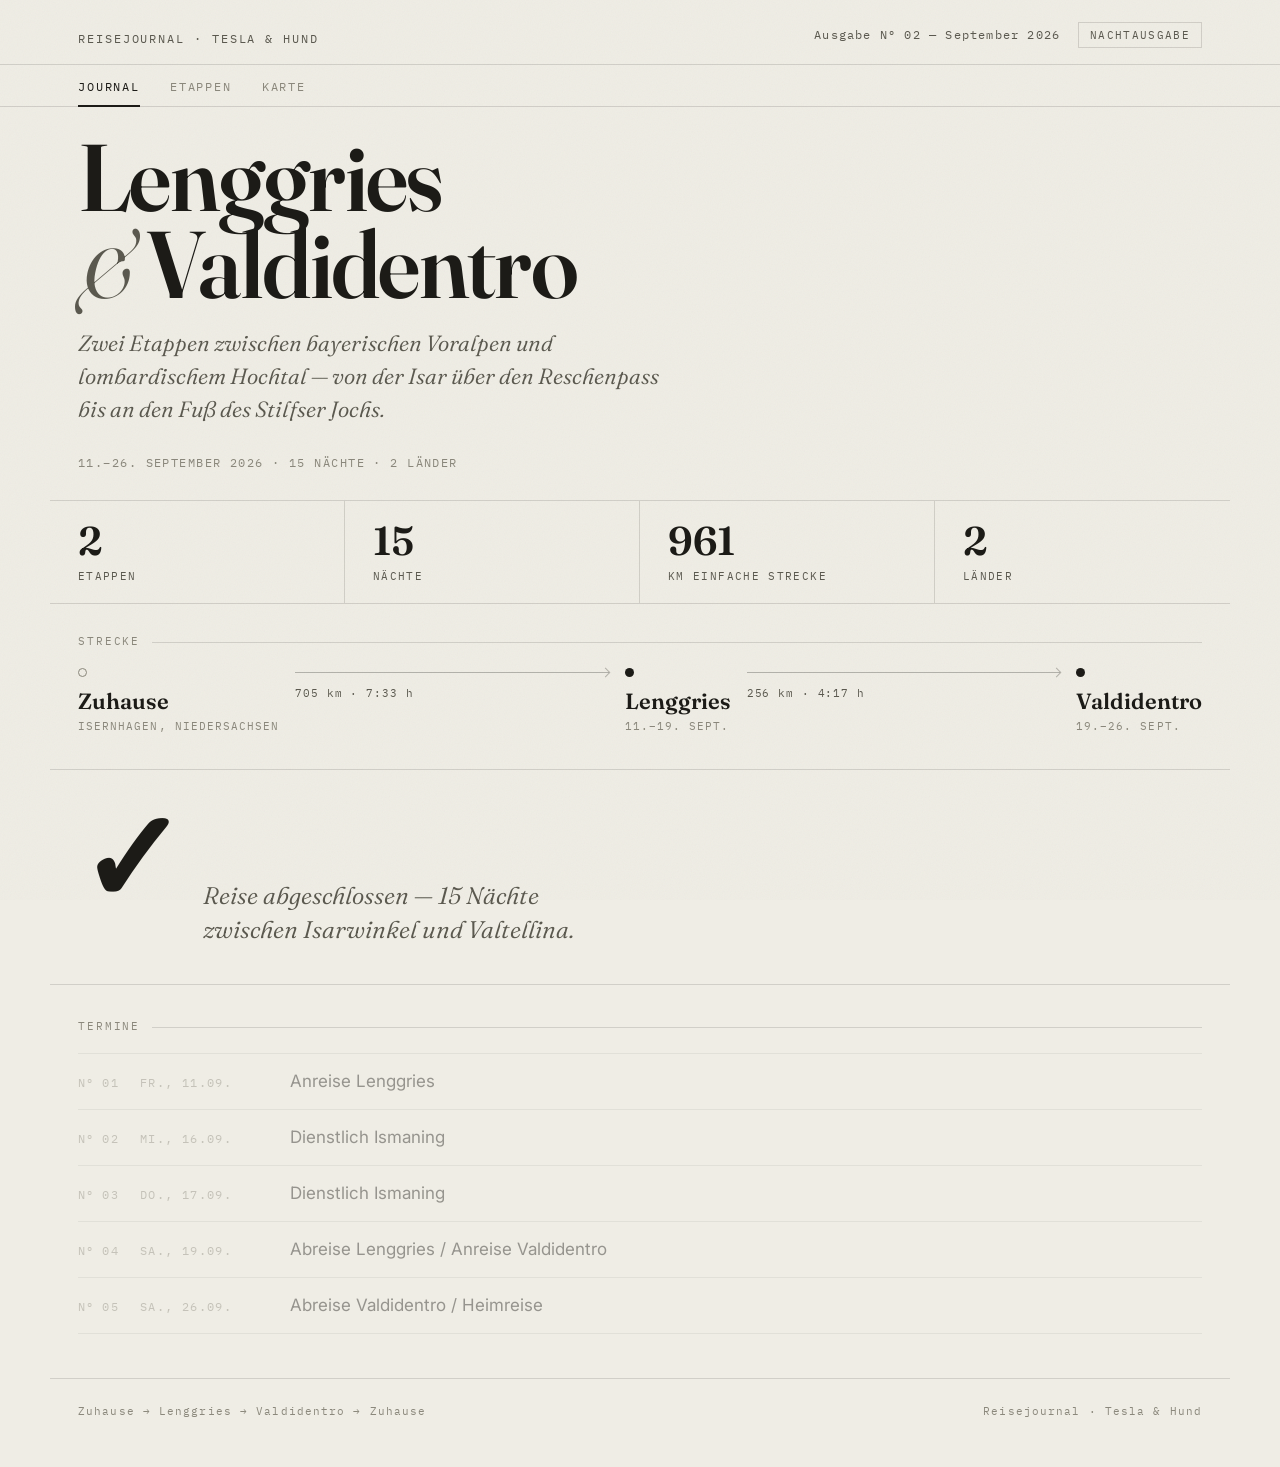
<file: index.html>
<!DOCTYPE html>
<html lang="de">
<head>
<meta charset="UTF-8">
<meta name="viewport" content="width=device-width, initial-scale=1.0, viewport-fit=cover">
<meta name="apple-mobile-web-app-capable" content="yes">
<meta name="apple-mobile-web-app-status-bar-style" content="default">
<!-- Die Seite ist öffentlich per URL erreichbar und enthält Zugangsdaten der
     Unterkunft: keine Beschreibung, keine OG-Tags, keine Indexierung. -->
<meta name="robots" content="noindex, nofollow, noarchive, nosnippet">
<meta name="referrer" content="no-referrer">
<title>Reisejournal 2026</title>
<link rel="preconnect" href="https://fonts.googleapis.com">
<link rel="preconnect" href="https://fonts.gstatic.com" crossorigin>
<link href="https://fonts.googleapis.com/css2?family=Fraunces:ital,opsz,wght@0,9..144,340;0,9..144,480;0,9..144,600;1,9..144,340&family=Inter:wght@400;500;600&family=IBM+Plex+Mono:wght@400;500&display=swap" rel="stylesheet">
<link rel="stylesheet" href="style.css">
</head>
<body>

<!-- ══ MASTHEAD ═══════════════════════════════════════════════════════════ -->
<header class="masthead">
  <div class="masthead-inner">
    <div class="mh-eyebrow rise rise-1" id="mh-eyebrow"></div>
    <div class="mh-right rise rise-1">
      <span class="mh-issue" id="mh-issue"></span>
      <button class="theme-btn" onclick="toggleTheme()" id="theme-btn">Nachtausgabe</button>
    </div>
  </div>
</header>

<!-- ══ RUBRIKEN ═══════════════════════════════════════════════════════════ -->
<nav class="rubriken">
  <div class="rubriken-inner">
    <button class="rub active" onclick="switchTab('journal',this)">Journal</button>
    <button class="rub" onclick="switchTab('etappen',this)">Etappen</button>
    <button class="rub" onclick="switchTab('karte',this)">Karte</button>
  </div>
</nav>

<main class="wrap">

  <!-- ── JOURNAL ──────────────────────────────────────────────────────── -->
  <section class="section active" id="s-journal">
    <div class="opener">
      <h1 class="title rise rise-2" id="title"></h1>
      <div class="standfirst rise rise-3" id="standfirst"></div>
      <div class="dateline rise rise-3" id="dateline"></div>
    </div>

    <div class="stats rise rise-4" id="stats"></div>

    <div class="routeband">
      <div class="section-tag">Strecke</div>
      <div class="route" id="route"></div>
    </div>

    <div id="stand-wrap"></div>
    <div id="wetter-wrap"></div>

    <div class="toc">
      <div class="section-tag">Termine</div>
      <div id="toc-list"></div>
    </div>
  </section>

  <!-- ── ETAPPEN ──────────────────────────────────────────────────────── -->
  <section class="section" id="s-etappen">
    <div id="spreads"></div>
  </section>

  <!-- ── KARTE ────────────────────────────────────────────────────────── -->
  <section class="section" id="s-karte">
    <div class="figure">
      <div class="section-tag">Abbildung</div>
      <div class="figure-frame" id="figure-frame"></div>
      <div class="figcaption">Abb. 1 — Streckenverlauf Lenggries → Valdidentro</div>
    </div>
    <div class="verzeichnis">
      <div class="section-tag">Verzeichnis</div>
      <div id="vz-list"></div>
    </div>
  </section>

  <footer class="colophon">
    <span id="colophon-left"></span>
    <span id="colophon-right"></span>
  </footer>

</main>

<script src="data.js"></script>
<script>
// ═══════════════════════════════════════════════════════════════════════
//  REISEJOURNAL — Alpine Editorial
// ═══════════════════════════════════════════════════════════════════════

// ── Helfer ─────────────────────────────────────────────────────────────
function today() { const d = new Date(); d.setHours(0,0,0,0); return d; }
function daysBetween(a,b) { return Math.round((b-a)/86400000); }
function esc(s) {
  return String(s).replace(/[&<>"']/g, c => (
    {'&':'&amp;','<':'&lt;','>':'&gt;','"':'&quot;',"'":'&#39;'}[c]
  ));
}

function currentEtappe() {
  const d = today();
  return ETAPPEN.find(e => {
    const s = new Date(e.start); s.setHours(0,0,0,0);
    const en = new Date(e.end);  en.setHours(0,0,0,0);
    return d >= s && d < en;
  });
}
function nextEtappe() {
  const d = today();
  return ETAPPEN.find(e => { const s = new Date(e.start); s.setHours(0,0,0,0); return s > d; });
}

// ── Alpenpanorama, gezeichnet ──────────────────────────────────────────
// Kein Foto-Platzhalter, sondern eine eigene Illustration je Etappe.
// Sobald `foto` in data.js gesetzt ist, tritt sie dahinter zurück.
const PANORAMA = {
  pine: {
    sky: ['var(--sky1a)','var(--sky1b)'],
    far: { fill:'var(--r1a)', op: 0.34,
      d:'M0,268 L80,232 L150,258 L230,196 L300,240 L380,182 L460,232 L540,190 L620,238 L700,204 L780,244 L800,236 L800,600 L0,600 Z' },
    ridges: [
      { fill:'var(--r1a)', d:'M0,300 L60,276 L124,296 L190,228 L242,266 L302,214 L362,252 L432,202 L500,246 L562,222 L642,262 L722,234 L800,274 L800,600 L0,600 Z' },
      { fill:'var(--r1b)', d:'M0,368 L82,334 L152,362 L222,304 L302,346 L372,292 L452,334 L522,308 L602,350 L692,320 L762,356 L800,340 L800,600 L0,600 Z' },
      { fill:'var(--r1c)', d:'M0,458 L92,426 L172,454 L252,404 L342,440 L422,398 L522,438 L602,416 L702,450 L800,428 L800,600 L0,600 Z' },
      { fill:'var(--r1d)', d:'M0,548 L120,520 L242,546 L362,512 L482,542 L622,514 L742,544 L800,530 L800,600 L0,600 Z' },
    ],
    sun: { cx: 618, cy: 158, r: 46, fill: '#FBF4E2', op: 0.5 },
    snow: [],
  },
  amber: {
    sky: ['var(--sky2a)','var(--sky2b)'],
    far: { fill:'var(--r2a)', op: 0.30,
      d:'M0,250 L70,196 L130,238 L190,132 L258,196 L330,104 L404,180 L472,124 L546,192 L624,142 L706,208 L774,168 L800,200 L800,600 L0,600 Z' },
    ridges: [
      { fill:'var(--r2a)', d:'M0,300 L70,244 L122,284 L182,176 L250,242 L322,146 L400,224 L470,166 L542,238 L620,188 L702,254 L772,212 L800,248 L800,600 L0,600 Z' },
      { fill:'var(--r2b)', d:'M0,378 L74,330 L146,372 L214,296 L292,352 L364,286 L446,346 L520,300 L598,360 L682,314 L764,368 L800,344 L800,600 L0,600 Z' },
      { fill:'var(--r2c)', d:'M0,458 L96,412 L178,452 L262,394 L346,442 L430,398 L522,446 L610,410 L706,452 L800,424 L800,600 L0,600 Z' },
      { fill:'var(--r2d)', d:'M0,548 L118,516 L238,546 L358,512 L486,544 L618,514 L740,546 L800,530 L800,600 L0,600 Z' },
    ],
    sun: { cx: 178, cy: 132, r: 54, fill: '#FFF1D0', op: 0.62 },
    // Firnfelder auf den höchsten Gipfeln der Ortlergruppe
    snow: [
      'M322,146 L292,192 L354,194 Z',
      'M182,176 L154,220 L212,222 Z',
      'M470,166 L444,206 L498,208 Z',
    ],
  },
};

function panoramaSvg(variant, uid) {
  const p = PANORAMA[variant] || PANORAMA.pine;
  const gid = `sky-${uid}`, sid = `sun-${uid}`;
  // xMidYMax: das Gebirge bleibt in jedem Zuschnitt stehen, gekappt wird der Himmel.
  return `
  <svg class="illu" viewBox="0 0 800 600" preserveAspectRatio="xMidYMax slice" aria-hidden="true" focusable="false">
    <defs>
      <linearGradient id="${gid}" x1="0" y1="0" x2="0" y2="1">
        <stop offset="0%"   stop-color="${p.sky[0]}"/>
        <stop offset="72%"  stop-color="${p.sky[1]}"/>
        <stop offset="100%" stop-color="${p.sky[1]}"/>
      </linearGradient>
      <radialGradient id="${sid}">
        <stop offset="0%"   stop-color="${p.sun.fill}" stop-opacity="${p.sun.op}"/>
        <stop offset="42%"  stop-color="${p.sun.fill}" stop-opacity="${p.sun.op * 0.55}"/>
        <stop offset="100%" stop-color="${p.sun.fill}" stop-opacity="0"/>
      </radialGradient>
    </defs>
    <rect x="-400" y="-600" width="1600" height="1200" fill="url(#${gid})"/>
    <circle cx="${p.sun.cx}" cy="${p.sun.cy}" r="${p.sun.r * 3.4}" fill="url(#${sid})"/>
    <circle cx="${p.sun.cx}" cy="${p.sun.cy}" r="${p.sun.r}" fill="${p.sun.fill}" opacity="${p.sun.op}"/>
    ${p.far ? `<path d="${p.far.d}" fill="${p.far.fill}" opacity="${p.far.op}"/>` : ''}
    ${p.ridges.map((r, i) => `
      <path d="${r.d}" fill="${r.fill}"${
        i > 0 ? ` stroke="#ffffff" stroke-opacity="${0.16 - i * 0.03}" stroke-width="1.5"` : ''
      }/>
      ${/* Firnfelder gehören zum hintersten Grat und werden von den
            vorderen Rücken verdeckt — deshalb direkt danach. */ ''}
      ${i === 0 ? p.snow.map(d => `<path d="${d}" fill="#ffffff" opacity="0.5"/>`).join('') : ''}
    `).join('')}
  </svg>`;
}

// ── Masthead & Aufmacher ───────────────────────────────────────────────
function renderMasthead() {
  document.getElementById('mh-eyebrow').textContent = TRIP.eyebrow;
  document.getElementById('mh-issue').textContent   = TRIP.ausgabe;

  const parts = TRIP.title.split(' & ');
  document.getElementById('title').innerHTML = parts.length === 2
    ? `${esc(parts[0])}<br><span class="amp">&amp;</span> ${esc(parts[1])}`
    : esc(TRIP.title);

  document.getElementById('standfirst').textContent = TRIP.standfirst;
  document.getElementById('dateline').textContent   = TRIP.dateline;

  document.getElementById('colophon-left').textContent =
    `${START.name} → ${ETAPPEN.map(e => e.name).join(' → ')} → ${START.name}`;
  document.getElementById('colophon-right').textContent = TRIP.eyebrow;
}

// ── Kennzahlen ─────────────────────────────────────────────────────────
function renderStats() {
  const naechte  = ETAPPEN.reduce((s,e) => s + e.naechte, 0);
  const gefahren = ETAPPEN.reduce((s,e) => s + (parseInt(e.km,10) || 0), 0);

  const cells = [
    { val: ETAPPEN.length, lbl: 'Etappen' },
    { val: naechte,        lbl: 'Nächte' },
    { val: gefahren,       lbl: 'km einfache Strecke' },
    { val: 2,              lbl: 'Länder' },
  ];

  document.getElementById('stats').innerHTML = cells.map(c => `
    <div class="stat">
      <div class="stat-val">${esc(c.val)}</div>
      <div class="stat-lbl">${esc(c.lbl)}</div>
    </div>`).join('');
}

// ── Streckenband ───────────────────────────────────────────────────────
function renderRoute() {
  const cur = currentEtappe();
  const stops = [
    { name: START.name, sub: START.region, cls: 'is-start' },
    ...ETAPPEN.map(e => ({ name: e.name, sub: e.datesShort, cls: e.color, leg: e }))
  ];

  let html = '';
  stops.forEach((s, i) => {
    if (i > 0) {
      const e = s.leg;
      const val = e.km ? `${e.km} km · ${e.dauer}` : '—';
      html += `<div class="route-leg">
        <div class="leg-line"></div>
        <div class="leg-val">${esc(val)}</div>
      </div>`;
    }
    html += `<div class="route-stop ${s.cls}${cur && s.leg === cur ? ' current' : ''}">
      <div class="r-dot"></div>
      <div class="r-name">${esc(s.name)}</div>
      <div class="r-sub">${esc(s.sub)}</div>
    </div>`;
  });
  document.getElementById('route').innerHTML = html;
}

// ── Auszug: Countdown, laufende Reise, Rückblick ───────────────────────
function renderStand() {
  const wrap = document.getElementById('stand-wrap');
  const d = today();
  const cur = currentEtappe();
  const nxt = nextEtappe();

  if (d < TRIP.start) {
    wrap.innerHTML = `
      <div class="pullout">
        <div class="pullout-num">${daysBetween(d, TRIP.start)}</div>
        <div class="pullout-txt">Tage bis zur Abfahrt — am 11. September geht es über die A7 nach Süden.</div>
      </div>`;
    return;
  }

  if (d >= TRIP.end) {
    const naechte = ETAPPEN.reduce((s,e) => s + e.naechte, 0);
    wrap.innerHTML = `
      <div class="pullout">
        <div class="pullout-num">✓</div>
        <div class="pullout-txt">Reise abgeschlossen — ${naechte} Nächte zwischen Isarwinkel und Valtellina.</div>
      </div>`;
    return;
  }

  if (!cur) { wrap.innerHTML = ''; return; }

  const nacht = daysBetween(cur.start, d) + 1;
  const offen = daysBetween(d, cur.end);
  wrap.innerHTML = `
    <div class="now ${cur.color}-accent">
      <div class="section-tag">Heute · Tag ${daysBetween(TRIP.start, d)+1}</div>
      <div class="now-name">${esc(cur.name)}</div>
      <div class="info-region">${esc(cur.region)}</div>
      <div class="now-grid">
        <div class="fact"><div class="fact-lbl">Unterkunft</div><div class="fact-val">${esc(cur.unterkunft)}</div></div>
        <div class="fact"><div class="fact-lbl">Nacht</div><div class="fact-val">${nacht} von ${cur.naechte}</div></div>
        <div class="fact"><div class="fact-lbl">Morgen</div><div class="fact-val">${
          offen > 0 ? `noch ${offen} Nacht${offen > 1 ? 'e' : ''}` : `Abreise → ${nxt ? esc(nxt.name) : 'Heimreise'}`
        }</div></div>
      </div>
    </div>`;
}

// ── Wetterbericht ──────────────────────────────────────────────────────
async function renderWetter() {
  const wrap = document.getElementById('wetter-wrap');
  const cur = currentEtappe();
  if (!wrap || !cur) return;

  try {
    const res = await fetch(
      `https://api.open-meteo.com/v1/forecast?latitude=${cur.lat}&longitude=${cur.lng}` +
      `&current=temperature_2m,weathercode,windspeed_10m,precipitation` +
      `&daily=temperature_2m_max,temperature_2m_min,weathercode` +
      `&timezone=Europe/Berlin&forecast_days=3`
    );
    const data = await res.json();
    const c = data.current, dd = data.daily;

    const wort = code => {
      if (code === 0) return 'Klar';
      if (code <= 3)  return 'Bewölkt';
      if (code <= 48) return 'Nebel';
      if (code <= 67) return 'Regen';
      if (code <= 77) return 'Schnee';
      if (code <= 82) return 'Schauer';
      return 'Gewitter';
    };
    const tage = ['So','Mo','Di','Mi','Do','Fr','Sa'];

    wrap.innerHTML = `
      <div class="wetter">
        <div class="section-tag">Wetterbericht · ${esc(cur.name)}</div>
        <div class="wetter-now">
          <div class="wetter-temp">${Math.round(c.temperature_2m)}°</div>
          <div>
            <div style="font-size:16px;">${wort(c.weathercode)}</div>
            <div class="mono" style="margin-top:4px;">Wind ${Math.round(c.windspeed_10m)} km/h · Niederschlag ${c.precipitation} mm</div>
          </div>
        </div>
        <div class="wetter-days">
          ${[0,1,2].map(i => {
            const date = new Date(dd.time[i]);
            return `<div class="wetter-day">
              <div class="mono">${tage[date.getDay()]}</div>
              <div class="wetter-hi">${Math.round(dd.temperature_2m_max[i])}°</div>
              <div class="wetter-lo">${Math.round(dd.temperature_2m_min[i])}° · ${wort(dd.weathercode[i])}</div>
            </div>`;
          }).join('')}
        </div>
      </div>`;
  } catch (e) {
    // Wetter ist Beiwerk — bei Netzfehler bleibt die Sektion leer.
  }
}

// ── Termine als Inhaltsverzeichnis ─────────────────────────────────────
function renderToc() {
  const d = today();
  const sorted = [...KALENDER].sort((a,b) => a.date - b.date);
  const nextIdx = sorted.findIndex(k => k.date >= d);

  document.getElementById('toc-list').innerHTML = sorted.map((k, i) => `
    <div class="toc-row ${k.date < d ? 'past' : ''} ${i === nextIdx ? 'next' : ''}">
      <div class="toc-num">Nº ${String(i+1).padStart(2,'0')}</div>
      <div class="toc-date">${esc(k.datum)}</div>
      <div class="toc-label">${esc(k.label)}</div>
    </div>`).join('');
}

// ── Etappen-Spreads ────────────────────────────────────────────────────
function highlightsHtml(id) {
  const h = HIGHLIGHTS[id];
  if (!h) return '';

  const gruppen = [
    { key: 'wandern',     lbl: 'Zu Fuß ab der Haustür' },
    { key: 'restaurants', lbl: 'Tisch & Einkehr' },
    { key: 'besonderes',  lbl: 'Besonderes' },
  ].filter(g => Array.isArray(h[g.key]) && h[g.key].length);

  if (!gruppen.length) return '';

  return `<div class="hl">` + gruppen.map(g => `
    <div class="hl-group">
      <div class="hl-lbl">${g.lbl}</div>
      ${h[g.key].map((item, i) => `
        <div class="hl-item">
          <div class="hl-marker">${String(i+1).padStart(2,'0')}</div>
          <div>
            <div class="hl-name">${esc(item.name)}</div>
            ${item.info ? `<div class="hl-info">${esc(item.info)}</div>` : ''}
          </div>
        </div>`).join('')}
    </div>`).join('') + `</div>`;
}

function renderSpreads() {
  document.getElementById('spreads').innerHTML = ETAPPEN.map((e, i) => {
    const bild = e.foto
      ? `<img class="shot" src="${esc(e.foto)}" alt="${esc(e.name)}">`
      : panoramaSvg(e.color, e.id);
    const caption = e.foto ? (e.fotoCredit || e.name) : e.illuCaption;

    const facts = [
      { lbl: 'Unterkunft', val: esc(e.unterkunft) },
      { lbl: 'Nächte',     val: e.naechte },
      { lbl: 'Adresse',    val: esc(e.adresse), wide: true },
      { lbl: 'Check-in',   val: esc(e.checkin), wide: e.checkin.length > 30 },
      { lbl: 'Check-out',  val: esc(e.checkout) },
      { lbl: 'Buchung',    val: `${e.buchungNr ? `<span class="code">${esc(e.buchungNr)}</span> · ` : ''}${esc(e.buchungPlattform)}` },
    ];
    if (e.wlan) {
      facts.push({
        lbl: 'WLAN',
        val: `${esc(e.wlan.ssid)}<br><span class="code">${esc(e.wlan.passwort)}</span>`,
        wide: true,
      });
    }

    return `
    <article class="spread ${i % 2 === 1 ? 'reverse' : ''} reveal">
      <div class="photo">
        ${bild}
        <div class="photo-num">${String(e.id).padStart(2,'0')}</div>
        <div class="photo-caption">${esc(caption)}</div>
      </div>
      <!-- Beide Kopien liegen im Spread, damit sie exakt deckungsgleich sitzen. -->
      <div class="crossname on-photo">${esc(e.name)}</div>
      <div class="crossname on-paper" aria-hidden="true">${esc(e.name)}</div>
      <div class="info ${e.color}-accent">
        <div class="info-anfahrt">Anfahrt ${e.km ? `${esc(e.km)} km · ${esc(e.dauer)}` : 'offen'}</div>
        <div class="info-region">${esc(e.region)} · ${esc(e.dates)}</div>
        <div class="info-teaser">${esc(e.teaser)}</div>
        <div class="facts">
          ${facts.map(f => `
            <div class="fact${f.wide ? ' wide' : ''}">
              <div class="fact-lbl">${f.lbl}</div>
              <div class="fact-val">${f.val}</div>
            </div>`).join('')}
        </div>
        <div class="fact"><div class="fact-lbl">Notiz</div><div class="fact-val">${esc(e.info)}</div></div>
        ${highlightsHtml(e.id)}
        <div class="actions">
          <a class="btn" href="${esc(e.navUrl)}" target="_blank" rel="noopener"><span>Navigation</span></a>
          ${e.buchungUrl ? `<a class="btn" href="${esc(e.buchungUrl)}" target="_blank" rel="noopener"><span>Buchung</span></a>` : ''}
        </div>
      </div>
    </article>`;
  }).join('');

  observeReveals();
}

// ── Karte ──────────────────────────────────────────────────────────────
function renderKarte() {
  const [a, b] = ETAPPEN;
  const src = `https://www.google.com/maps/embed/v1/directions?key=${CONFIG.mapsApiKey}`
    + `&origin=${encodeURIComponent(a.adresse)}`
    + `&destination=${encodeURIComponent(b.adresse)}`
    + `&mode=driving&language=de`;
  document.getElementById('figure-frame').innerHTML =
    `<iframe src="${src}" loading="lazy" allowfullscreen referrerpolicy="no-referrer-when-downgrade"></iframe>`;

  const orte = [
    { name: START.name, sub: START.adresse,  url: START.navUrl },
    ...ETAPPEN.map(e => ({ name: e.name, sub: `${e.unterkunft} · ${e.adresse}`, url: e.navUrl })),
  ];

  document.getElementById('vz-list').innerHTML = orte.map((o, i) => `
    <a class="vz-row" href="${esc(o.url)}" target="_blank" rel="noopener">
      <div class="vz-num">${String(i).padStart(2,'0')}</div>
      <div>
        <div class="vz-name">${esc(o.name)}</div>
        <div class="vz-sub">${esc(o.sub)}</div>
      </div>
      <div class="vz-nav">Route →</div>
    </a>`).join('');
}

// ── Auftritt beim Scrollen ─────────────────────────────────────────────
let revealObserver = null;
function observeReveals() {
  const items = document.querySelectorAll('.reveal:not(.in)');
  if (!('IntersectionObserver' in window)) {
    items.forEach(el => el.classList.add('in'));
    return;
  }
  if (!revealObserver) {
    revealObserver = new IntersectionObserver((entries, obs) => {
      entries.forEach(en => {
        if (en.isIntersecting) { en.target.classList.add('in'); obs.unobserve(en.target); }
      });
    }, { rootMargin: '0px 0px -12% 0px' });
  }
  items.forEach(el => revealObserver.observe(el));
  // Sicherheitsnetz: Inhalt darf nie an der Animation hängen bleiben.
  setTimeout(() => items.forEach(el => el.classList.add('in')), 2500);
}

// ── Navigation & Ausgabe ───────────────────────────────────────────────
function switchTab(name, btn) {
  document.querySelectorAll('.section').forEach(s => s.classList.remove('active'));
  document.querySelectorAll('.rub').forEach(b => b.classList.remove('active'));
  document.getElementById(`s-${name}`).classList.add('active');
  btn.classList.add('active');
  window.scrollTo(0, 0);
  observeReveals();
}

function toggleTheme() {
  const root = document.documentElement;
  const night = root.getAttribute('data-theme') === 'night';
  root.setAttribute('data-theme', night ? 'tag' : 'night');
  document.getElementById('theme-btn').textContent = night ? 'Nachtausgabe' : 'Tagausgabe';
}

// ── Satz & Druck ───────────────────────────────────────────────────────
function renderAll() {
  renderMasthead();
  renderStats();
  renderRoute();
  renderStand();
  renderWetter();
  renderToc();
  renderSpreads();
  renderKarte();
}

renderAll();
</script>
</body>
</html>
</file>
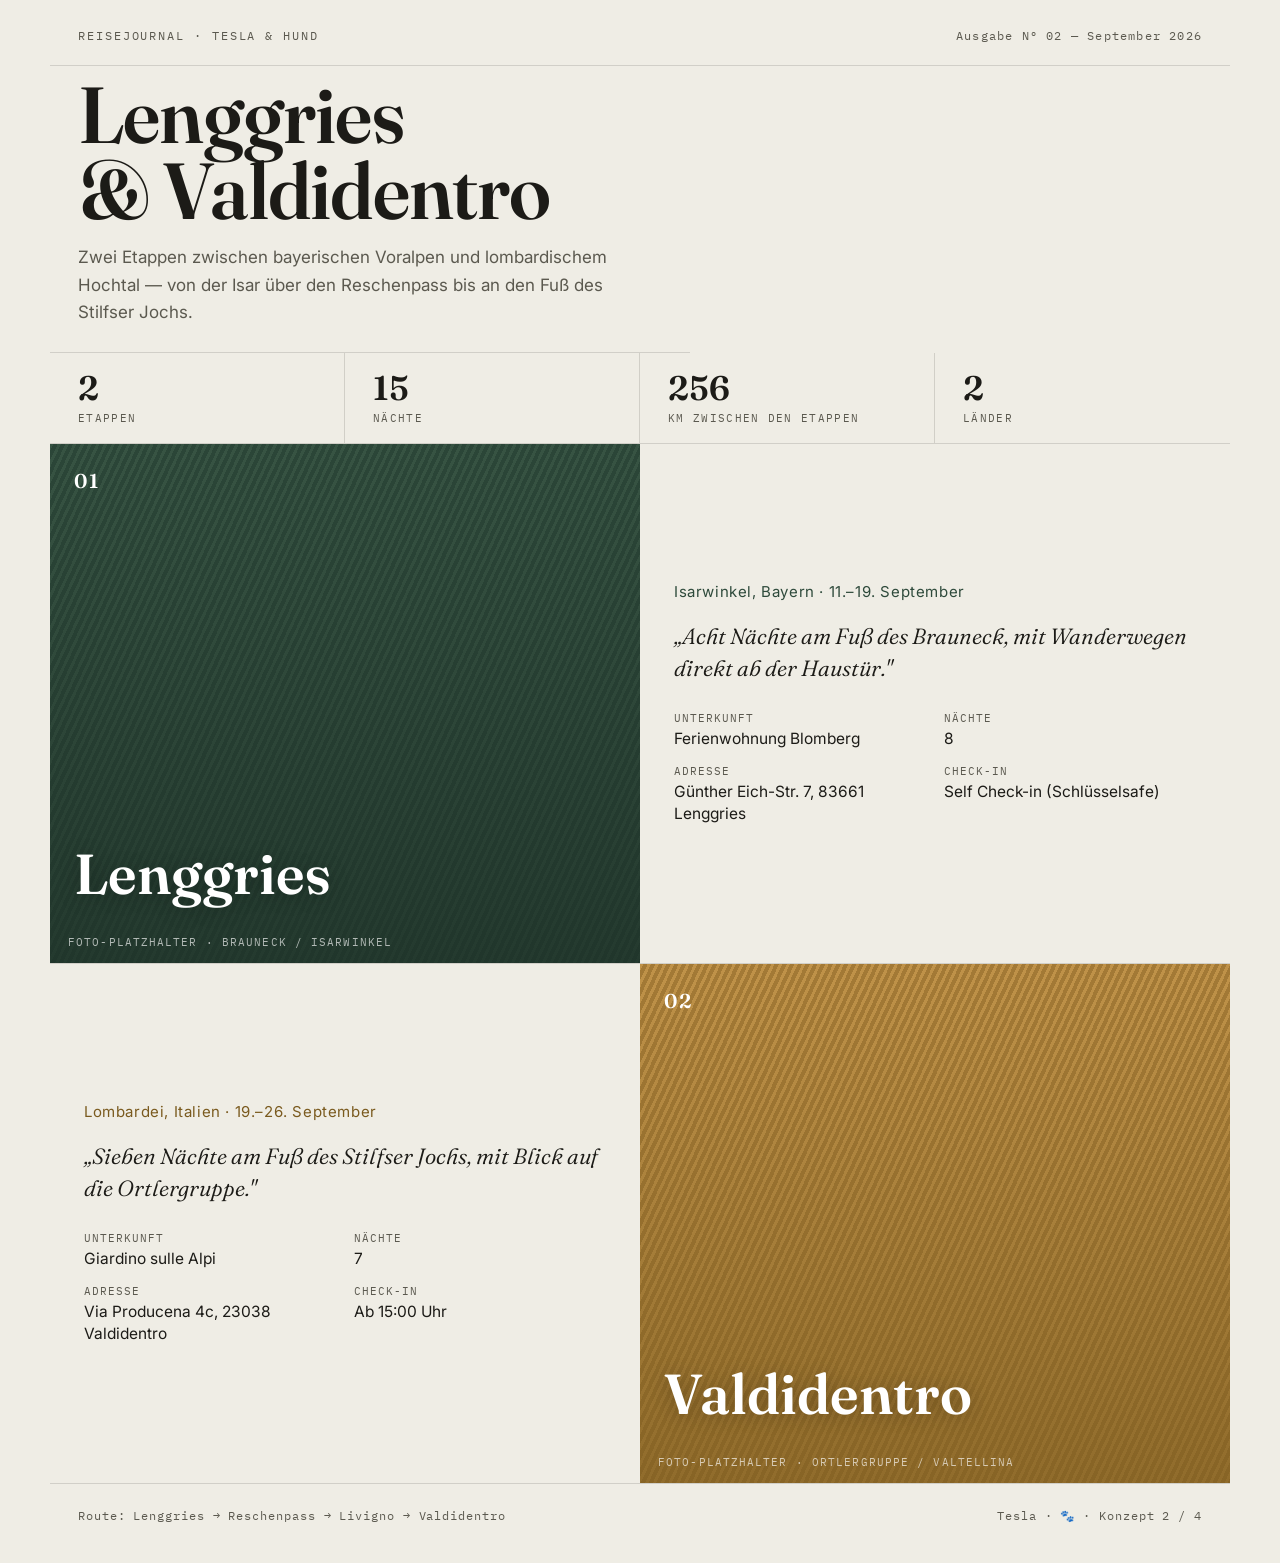
<file: design-reference/variante-2-alpine-editorial.html>
<!DOCTYPE html>
<html lang="de">
<head>
<meta charset="UTF-8">
<meta name="viewport" content="width=device-width, initial-scale=1.0">
<title>Alpine Editorial — Konzept 2</title>
<link rel="preconnect" href="https://fonts.googleapis.com">
<link href="https://fonts.googleapis.com/css2?family=Fraunces:opsz,wght@9..144,340;9..144,480;9..144,600&family=Inter:wght@400;500;600&family=IBM+Plex+Mono:wght@400;500&display=swap" rel="stylesheet">
<style>
  :root{
    --paper:#EFEDE5;
    --paper2:#E7E3D8;
    --ink:#1C1B17;
    --ink-soft:#5B594F;
    --pine:#2E4A3B;
    --pine-deep:#1C2F26;
    --amber:#B4842E;
    --amber-deep:#7A5A1E;
    --rule: rgba(28,27,23,0.14);
  }
  *{box-sizing:border-box;}
  body{
    margin:0; background:var(--paper); color:var(--ink);
    font-family:'Inter',sans-serif; -webkit-font-smoothing:antialiased;
  }
  .wrap{max-width:1180px;margin:0 auto;}

  /* MASTHEAD */
  .masthead{
    padding:28px 28px 22px; border-bottom:1px solid var(--rule);
    display:flex; justify-content:space-between; align-items:flex-end; flex-wrap:wrap; gap:10px;
  }
  .mh-eyebrow{
    font-family:'IBM Plex Mono',monospace; font-size:12px; letter-spacing:.16em;
    text-transform:uppercase; color:var(--ink-soft);
  }
  .mh-issue{font-family:'IBM Plex Mono',monospace; font-size:12px; letter-spacing:.1em; color:var(--ink-soft);}
  h1.title{
    font-family:'Fraunces',serif; font-weight:600; font-optical-sizing:auto;
    font-size:clamp(40px,6.2vw,84px); line-height:0.96; letter-spacing:-0.01em;
    margin:10px 0 0; padding:0 28px;
  }
  .subtitle{
    padding:16px 28px 26px; max-width:640px;
    font-size:17px; line-height:1.6; color:var(--ink-soft);
    border-bottom:1px solid var(--rule);
  }

  /* STATS STRIP */
  .stats{
    display:grid; grid-template-columns:repeat(4,1fr);
    border-bottom:1px solid var(--rule);
  }
  .stat{padding:18px 28px; border-right:1px solid var(--rule);}
  .stat:last-child{border-right:none;}
  .stat-val{font-family:'Fraunces',serif; font-weight:600; font-size:34px; line-height:1;}
  .stat-lbl{font-family:'IBM Plex Mono',monospace; font-size:11px; letter-spacing:.12em; text-transform:uppercase; color:var(--ink-soft); margin-top:6px;}

  /* SPREAD */
  .spread{
    display:grid; grid-template-columns: 1fr 1fr;
    border-bottom:1px solid var(--rule);
    min-height:520px;
  }
  .spread.reverse{ grid-template-columns: 1fr 1fr; }
  .spread.reverse .photo{ order:2; }
  .spread.reverse .info{ order:1; }

  .photo{
    position:relative; overflow:hidden;
    display:flex; align-items:flex-end;
    min-height:340px;
  }
  .photo.pine{ background:
    linear-gradient(180deg, rgba(28,47,38,0.15), rgba(28,47,38,0.75)),
    repeating-linear-gradient(115deg, #3c5a48 0 3px, #2e4a3b 3px 7px);
  }
  .photo.amber{ background:
    linear-gradient(180deg, rgba(122,90,30,0.12), rgba(122,90,30,0.72)),
    repeating-linear-gradient(115deg, #c99a4f 0 3px, #a97e39 3px 7px);
  }
  .photo-label{
    font-family:'IBM Plex Mono',monospace; font-size:11px; letter-spacing:.1em;
    color:rgba(255,255,255,0.65); padding:14px 18px;
  }
  .photo-num{
    position:absolute; top:24px; left:24px;
    font-family:'Fraunces',serif; font-weight:600; font-size:20px; color:#fff;
    letter-spacing:.08em;
  }
  .photo-name{
    font-family:'Fraunces',serif; font-weight:600; color:#fff;
    font-size:clamp(38px,4.4vw,62px); line-height:0.95;
    padding:0 24px 20px; text-shadow:0 2px 20px rgba(0,0,0,0.25);
  }

  .info{ padding:32px 34px; display:flex; flex-direction:column; justify-content:center; gap:20px; }
  .info-region{ font-size:15px; letter-spacing:.04em; color:var(--ink-soft); }
  .info-teaser{ font-family:'Fraunces',serif; font-weight:340; font-size:22px; line-height:1.45; font-style:italic; }
  .info-facts{ display:grid; grid-template-columns:1fr 1fr; gap:14px 18px; margin-top:6px; }
  .fact-lbl{ font-family:'IBM Plex Mono',monospace; font-size:10.5px; letter-spacing:.1em; text-transform:uppercase; color:var(--ink-soft); margin-bottom:3px;}
  .fact-val{ font-size:15.5px; line-height:1.4; }
  .info.pine-accent .info-region{ color:var(--pine); }
  .info.amber-accent .info-region{ color:var(--amber-deep); }

  /* FOOTER */
  footer{
    padding:24px 28px 40px; display:flex; justify-content:space-between;
    font-family:'IBM Plex Mono',monospace; font-size:11.5px; letter-spacing:.08em; color:var(--ink-soft);
    flex-wrap:wrap; gap:8px;
  }

  @media (max-width:760px){
    .spread, .spread.reverse{ grid-template-columns:1fr; min-height:auto; }
    .spread.reverse .photo{ order:1;} .spread.reverse .info{ order:2;}
    .stats{ grid-template-columns:1fr 1fr; }
    .stat:nth-child(2){ border-right:none; }
    .photo{ min-height:280px; }
    h1.title{ padding:0 20px; }
    .masthead, .subtitle, .info, footer{ padding-left:20px; padding-right:20px; }
  }
</style>
</head>
<body>
<div class="wrap">

  <div class="masthead">
    <div class="mh-eyebrow">Reisejournal · Tesla &amp; Hund</div>
    <div class="mh-issue">Ausgabe Nº 02 — September 2026</div>
  </div>
  <h1 class="title">Lenggries<br>&amp; Valdidentro</h1>
  <div class="subtitle">Zwei Etappen zwischen bayerischen Voralpen und lombardischem Hochtal — von der Isar über den Reschenpass bis an den Fuß des Stilfser Jochs.</div>

  <div class="stats">
    <div class="stat"><div class="stat-val">2</div><div class="stat-lbl">Etappen</div></div>
    <div class="stat"><div class="stat-val">15</div><div class="stat-lbl">Nächte</div></div>
    <div class="stat"><div class="stat-val">256</div><div class="stat-lbl">km zwischen den Etappen</div></div>
    <div class="stat"><div class="stat-val">2</div><div class="stat-lbl">Länder</div></div>
  </div>

  <div class="spread">
    <div class="photo pine">
      <div class="photo-num">01</div>
      <div>
        <div class="photo-name">Lenggries</div>
        <div class="photo-label">FOTO-PLATZHALTER · BRAUNECK / ISARWINKEL</div>
      </div>
    </div>
    <div class="info pine-accent">
      <div class="info-region">Isarwinkel, Bayern · 11.–19. September</div>
      <div class="info-teaser">„Acht Nächte am Fuß des Brauneck, mit Wanderwegen direkt ab der Haustür."</div>
      <div class="info-facts">
        <div><div class="fact-lbl">Unterkunft</div><div class="fact-val">Ferienwohnung Blomberg</div></div>
        <div><div class="fact-lbl">Nächte</div><div class="fact-val">8</div></div>
        <div><div class="fact-lbl">Adresse</div><div class="fact-val">Günther Eich-Str. 7, 83661 Lenggries</div></div>
        <div><div class="fact-lbl">Check-in</div><div class="fact-val">Self Check-in (Schlüsselsafe)</div></div>
      </div>
    </div>
  </div>

  <div class="spread reverse">
    <div class="photo amber">
      <div class="photo-num">02</div>
      <div>
        <div class="photo-name">Valdidentro</div>
        <div class="photo-label">FOTO-PLATZHALTER · ORTLERGRUPPE / VALTELLINA</div>
      </div>
    </div>
    <div class="info amber-accent">
      <div class="info-region">Lombardei, Italien · 19.–26. September</div>
      <div class="info-teaser">„Sieben Nächte am Fuß des Stilfser Jochs, mit Blick auf die Ortlergruppe."</div>
      <div class="info-facts">
        <div><div class="fact-lbl">Unterkunft</div><div class="fact-val">Giardino sulle Alpi</div></div>
        <div><div class="fact-lbl">Nächte</div><div class="fact-val">7</div></div>
        <div><div class="fact-lbl">Adresse</div><div class="fact-val">Via Producena 4c, 23038 Valdidentro</div></div>
        <div><div class="fact-lbl">Check-in</div><div class="fact-val">Ab 15:00 Uhr</div></div>
      </div>
    </div>
  </div>

  <footer>
    <span>Route: Lenggries → Reschenpass → Livigno → Valdidentro</span>
    <span>Tesla · 🐾 · Konzept 2 / 4</span>
  </footer>

</div>
</body>
</html>
</file>
<file: style.css>
/* ═══════════════════════════════════════════════════════════════════════════
   REISEJOURNAL — ALPINE EDITORIAL
   Fraunces (Display) · Inter (Text) · IBM Plex Mono (Fakten & Labels)
   ═══════════════════════════════════════════════════════════════════════════ */

:root {
  /* Papier & Tinte */
  --paper:     #EFEDE5;
  --paper2:    #E7E3D8;
  --paper3:    #DFDACB;
  --ink:       #1C1B17;
  --ink-soft:  #5B594F;
  --ink-mute:  #8B887C;

  /* Akzente */
  --pine:      #2E4A3B;
  --pine-deep: #1C2F26;
  --amber:     #B4842E;
  --amber-deep:#7A5A1E;

  --rule:      rgba(28,27,23,0.14);
  --rule-firm: rgba(28,27,23,0.28);
  --wash:      rgba(28,27,23,0.04);

  /* Illustration Etappe 1 — Isarwinkel */
  --sky1a:#AEC3B2; --sky1b:#7B9987;
  --r1a:#5A7A66;  --r1b:#41604F; --r1c:#2E4A3B; --r1d:#1C2F26;
  /* Illustration Etappe 2 — Valtellina, Abendlicht */
  --sky2a:#E7C793; --sky2b:#C9964F;
  --r2a:#B0803A;  --r2b:#8E6530; --r2c:#7A5A1E; --r2d:#46330F;

  --pad:       28px;
  --gutter:    34px;
  --maxw:      1180px;

  color-scheme: light;
}

/* ── Nachtausgabe ─────────────────────────────────────────────────────────── */
[data-theme="night"] {
  --paper:     #15140F;
  --paper2:    #1D1B15;
  --paper3:    #262319;
  --ink:       #EDEAE0;
  --ink-soft:  #A9A395;
  --ink-mute:  #7C7768;

  --pine:      #86AE94;
  --pine-deep: #A8CBB4;
  --amber:     #D9A94E;
  --amber-deep:#E4BE73;

  --rule:      rgba(237,234,224,0.16);
  --rule-firm: rgba(237,234,224,0.30);
  --wash:      rgba(237,234,224,0.05);

  color-scheme: dark;
}

/* ── Reset ────────────────────────────────────────────────────────────────── */
*, *::before, *::after { box-sizing: border-box; }

html { -webkit-text-size-adjust: 100%; }

body {
  margin: 0;
  background: var(--paper);
  color: var(--ink);
  font-family: 'Inter', system-ui, sans-serif;
  font-size: 16px;
  line-height: 1.5;
  -webkit-font-smoothing: antialiased;
  -moz-osx-font-smoothing: grayscale;
  overflow-x: hidden;
}

/* Papierkorn */
body::after {
  content: '';
  position: fixed; inset: 0;
  pointer-events: none; z-index: 200;
  opacity: 0.05; mix-blend-mode: multiply;
  background-image: url("data:image/svg+xml;utf8,<svg xmlns='http://www.w3.org/2000/svg' width='180' height='180'><filter id='n'><feTurbulence type='fractalNoise' baseFrequency='0.85' numOctaves='3' stitchTiles='stitch'/></filter><rect width='180' height='180' filter='url(%23n)'/></svg>");
}
[data-theme="night"] body::after { mix-blend-mode: screen; opacity: 0.06; }

a { color: inherit; }
img { max-width: 100%; display: block; }

.wrap { max-width: var(--maxw); margin: 0 auto; }

/* Mono-Label — die Stimme der Fakten */
.mono {
  font-family: 'IBM Plex Mono', ui-monospace, monospace;
  font-size: 11px; letter-spacing: 0.14em; text-transform: uppercase;
  color: var(--ink-soft);
}

/* ── Masthead ─────────────────────────────────────────────────────────────── */
.masthead {
  border-bottom: 1px solid var(--rule);
  background: var(--paper);
}
.masthead-inner {
  max-width: var(--maxw); margin: 0 auto;
  padding: 22px var(--pad) 16px;
  display: flex; justify-content: space-between; align-items: flex-end;
  flex-wrap: wrap; gap: 10px;
}
.mh-eyebrow {
  font-family: 'IBM Plex Mono', monospace;
  font-size: 12px; letter-spacing: 0.16em; text-transform: uppercase;
  color: var(--ink-soft);
}
.mh-right { display: flex; align-items: center; gap: 18px; }
.mh-issue {
  font-family: 'IBM Plex Mono', monospace;
  font-size: 12px; letter-spacing: 0.1em; color: var(--ink-soft);
}
.theme-btn {
  font-family: 'IBM Plex Mono', monospace;
  font-size: 11px; letter-spacing: 0.12em; text-transform: uppercase;
  background: none; border: 1px solid var(--rule); color: var(--ink-soft);
  padding: 5px 11px; cursor: pointer; border-radius: 0;
  transition: border-color .2s ease, color .2s ease;
}
.theme-btn:hover { border-color: var(--rule-firm); color: var(--ink); }

/* ── Rubriken-Navigation ──────────────────────────────────────────────────── */
.rubriken {
  position: sticky; top: 0; z-index: 100;
  background: color-mix(in srgb, var(--paper) 92%, transparent);
  backdrop-filter: saturate(140%) blur(8px);
  border-bottom: 1px solid var(--rule);
}
.rubriken-inner {
  max-width: var(--maxw); margin: 0 auto;
  padding: 0 var(--pad);
  display: flex; gap: 30px;
}
.rub {
  appearance: none; background: none; border: none; cursor: pointer;
  font-family: 'IBM Plex Mono', monospace;
  font-size: 11.5px; letter-spacing: 0.16em; text-transform: uppercase;
  color: var(--ink-mute); padding: 14px 0 12px;
  position: relative; transition: color .2s ease;
}
.rub::after {
  content: ''; position: absolute; left: 0; right: 0; bottom: -1px;
  height: 2px; background: var(--ink); transform: scaleX(0);
  transform-origin: left; transition: transform .3s cubic-bezier(.2,.7,.2,1);
}
.rub:hover { color: var(--ink-soft); }
.rub.active { color: var(--ink); }
.rub.active::after { transform: scaleX(1); }

/* ── Sektionen ────────────────────────────────────────────────────────────── */
.section { display: none; }
.section.active { display: block; }

/* ── Aufmacher ────────────────────────────────────────────────────────────── */
.opener { border-bottom: 1px solid var(--rule); padding-bottom: 4px; }

h1.title {
  font-family: 'Fraunces', Georgia, serif;
  font-weight: 600; font-optical-sizing: auto;
  font-size: clamp(46px, 7.4vw, 104px);
  line-height: 0.92; letter-spacing: -0.018em;
  margin: 26px 0 0; padding: 0 var(--pad);
  text-wrap: balance;
}
h1.title .amp {
  font-weight: 340; font-style: italic;
  color: var(--ink-soft);
}
.standfirst {
  padding: 20px var(--pad) 28px; max-width: 660px;
  font-family: 'Fraunces', Georgia, serif;
  font-weight: 340; font-style: italic;
  font-size: clamp(18px, 2vw, 22px); line-height: 1.5;
  color: var(--ink-soft);
}
.dateline {
  padding: 0 var(--pad) 24px;
  font-family: 'IBM Plex Mono', monospace;
  font-size: 12px; letter-spacing: 0.12em; text-transform: uppercase;
  color: var(--ink-mute);
}

/* ── Kennzahlen ───────────────────────────────────────────────────────────── */
.stats {
  display: grid; grid-template-columns: repeat(4, 1fr);
  border-bottom: 1px solid var(--rule);
}
.stat { padding: 20px var(--pad); border-right: 1px solid var(--rule); }
.stat:last-child { border-right: none; }
.stat-val {
  font-family: 'Fraunces', Georgia, serif;
  font-weight: 600; font-size: clamp(30px, 3.4vw, 40px); line-height: 1;
  font-variant-numeric: lining-nums tabular-nums;
}
.stat-lbl {
  font-family: 'IBM Plex Mono', monospace;
  font-size: 10.5px; letter-spacing: 0.13em; text-transform: uppercase;
  color: var(--ink-soft); margin-top: 8px; line-height: 1.35;
}

/* ── Streckenband ─────────────────────────────────────────────────────────── */
.routeband { border-bottom: 1px solid var(--rule); padding: 30px var(--pad) 34px; }
.section-tag {
  font-family: 'IBM Plex Mono', monospace;
  font-size: 10.5px; letter-spacing: 0.18em; text-transform: uppercase;
  color: var(--ink-mute); margin-bottom: 18px;
  display: flex; align-items: center; gap: 12px;
}
.section-tag::after { content: ''; flex: 1; height: 1px; background: var(--rule); }

.route { display: flex; align-items: stretch; }
.route-stop { flex: 0 0 auto; max-width: 34%; }
.route-stop .r-dot {
  width: 9px; height: 9px; border-radius: 50%;
  background: var(--ink); margin-bottom: 12px;
}
.route-stop.is-start .r-dot { background: none; border: 1px solid var(--ink-mute); }
.route-stop.e1 .r-dot { background: var(--pine); }
.route-stop.e2 .r-dot { background: var(--amber); }
.r-name {
  font-family: 'Fraunces', Georgia, serif; font-weight: 600;
  font-size: clamp(17px, 2vw, 22px); line-height: 1.1;
}
.r-sub {
  font-family: 'IBM Plex Mono', monospace;
  font-size: 10.5px; letter-spacing: 0.1em; text-transform: uppercase;
  color: var(--ink-mute); margin-top: 6px;
}
.route-leg {
  flex: 1 1 auto; min-width: 0; padding: 0 16px;
  display: flex; flex-direction: column; gap: 8px;
}
.leg-line { position: relative; height: 9px; }
.leg-line::before {
  content: ''; position: absolute; top: 4px; left: 0; right: 0;
  height: 1px; background: var(--rule-firm);
}
.leg-line::after {
  content: ''; position: absolute; top: 1px; right: 0;
  width: 7px; height: 7px;
  border-top: 1px solid var(--rule-firm); border-right: 1px solid var(--rule-firm);
  transform: rotate(45deg);
}
.leg-val {
  font-family: 'IBM Plex Mono', monospace;
  font-size: 11px; letter-spacing: 0.08em;
  color: var(--ink-soft); white-space: nowrap;
  overflow: hidden; text-overflow: ellipsis;
}

/* ── Auszug / Countdown ───────────────────────────────────────────────────── */
.pullout {
  border-bottom: 1px solid var(--rule);
  padding: 34px var(--pad) 38px;
  display: flex; align-items: baseline; gap: 22px; flex-wrap: wrap;
}
.pullout-num {
  font-family: 'Fraunces', Georgia, serif; font-weight: 600;
  font-size: clamp(64px, 10vw, 128px); line-height: 0.85;
  letter-spacing: -0.03em;
  font-variant-numeric: lining-nums tabular-nums;
}
.pullout-txt {
  font-family: 'Fraunces', Georgia, serif; font-weight: 340; font-style: italic;
  font-size: clamp(18px, 2.2vw, 24px); line-height: 1.4;
  color: var(--ink-soft); max-width: 420px;
}

/* Laufende Reise */
.now { border-bottom: 1px solid var(--rule); padding: 30px var(--pad) 34px; }
.now-name {
  font-family: 'Fraunces', Georgia, serif; font-weight: 600;
  font-size: clamp(34px, 5vw, 56px); line-height: 1; margin-bottom: 10px;
}
.now-grid {
  display: grid; grid-template-columns: repeat(3, minmax(0,1fr));
  gap: 20px; margin-top: 22px;
}

/* ── Wetter ───────────────────────────────────────────────────────────────── */
.wetter { border-bottom: 1px solid var(--rule); padding: 30px var(--pad) 34px; }
.wetter-now { display: flex; align-items: baseline; gap: 16px; margin-bottom: 20px; }
.wetter-temp {
  font-family: 'Fraunces', Georgia, serif; font-weight: 600;
  font-size: clamp(40px, 6vw, 64px); line-height: 1;
  font-variant-numeric: lining-nums tabular-nums;
}
.wetter-days { display: grid; grid-template-columns: repeat(3, 1fr); border-top: 1px solid var(--rule); }
.wetter-day { padding: 14px 0; border-right: 1px solid var(--rule); }
.wetter-day:last-child { border-right: none; }
.wetter-hi {
  font-family: 'Fraunces', Georgia, serif; font-weight: 600; font-size: 22px;
  font-variant-numeric: lining-nums tabular-nums;
}
.wetter-lo { font-size: 13px; color: var(--ink-mute); }

/* ── Spread ───────────────────────────────────────────────────────────────── */
.spread {
  position: relative;
  display: grid; grid-template-columns: 1fr 1fr;
  border-bottom: 1px solid var(--rule);
}
.spread .photo { order: 1; }
.spread .info  { order: 2; }
.spread.reverse .photo { order: 2; }
.spread.reverse .info  { order: 1; }

.photo {
  position: relative; overflow: hidden;
  min-height: 460px;
  background: var(--pine-deep);
}
.photo svg.illu, .photo img.shot {
  position: absolute; inset: 0;
  width: 100%; height: 100%; object-fit: cover;
  transform: scale(1.02);
  transition: transform 1.2s cubic-bezier(.2,.7,.2,1);
}
.spread:hover .photo svg.illu, .spread:hover .photo img.shot { transform: scale(1.06); }
/* Verlauf nur so dunkel, wie der weiße Namenszug es braucht. */
.photo::after {
  content: ''; position: absolute; inset: 0;
  background: linear-gradient(180deg,
    rgba(10,14,11,0) 42%, rgba(10,14,11,0.28) 68%, rgba(10,14,11,0.76) 100%);
}
.photo-num {
  position: absolute; top: 24px; left: 24px; z-index: 2;
  font-family: 'Fraunces', Georgia, serif; font-weight: 600;
  font-size: 20px; letter-spacing: 0.08em; color: #fff;
  mix-blend-mode: normal;
}
.photo-caption {
  position: absolute; right: 24px; top: 26px; z-index: 2;
  max-width: 58%; text-align: right;
  font-family: 'IBM Plex Mono', monospace;
  font-size: 10px; letter-spacing: 0.12em; text-transform: uppercase;
  color: rgba(255,255,255,0.60);
}

/* Ortsname über der Bundsteg-Kante: zwei deckungsgleiche Kopien, mittig auf
   der Spaltenkante. Jede zeigt exakt ihre Hälfte — hell im Bild, dunkel auf
   dem Papier. Weil beide dieselbe Box teilen, sitzt der Schnitt immer exakt. */
.crossname {
  position: absolute; z-index: 5;
  bottom: 56px; left: 50%; transform: translateX(-50%);
  margin: 0; pointer-events: none;
  font-family: 'Fraunces', Georgia, serif; font-weight: 600;
  font-size: clamp(46px, 7.6vw, 118px); line-height: 0.9;
  letter-spacing: -0.025em; white-space: nowrap;
}
.crossname.on-photo {
  color: #fff; text-shadow: 0 2px 30px rgba(0,0,0,0.40);
  clip-path: inset(-30% 50% -30% -30%);
}
.crossname.on-paper {
  color: var(--ink);
  clip-path: inset(-30% -30% -30% 50%);
}
.spread.reverse .crossname.on-photo { clip-path: inset(-30% -30% -30% 50%); }
.spread.reverse .crossname.on-paper { clip-path: inset(-30% 50% -30% -30%); }

.info {
  /* unten Raum für den Namen, der aus dem Bild ins Papier läuft */
  padding: 44px var(--gutter) 146px;
  display: flex; flex-direction: column; gap: 22px;
  justify-content: center;
  min-width: 0;
}
.info-anfahrt {
  font-family: 'IBM Plex Mono', monospace;
  font-size: 10.5px; letter-spacing: 0.13em; text-transform: uppercase;
  color: var(--ink-mute);
  padding-bottom: 14px; border-bottom: 1px solid var(--rule);
}
.info-region {
  font-family: 'IBM Plex Mono', monospace;
  font-size: 11px; letter-spacing: 0.14em; text-transform: uppercase;
}
.pine-accent .info-region { color: var(--pine); }
.amber-accent .info-region { color: var(--amber-deep); }

.info-teaser {
  font-family: 'Fraunces', Georgia, serif; font-weight: 340; font-style: italic;
  font-size: clamp(19px, 1.9vw, 23px); line-height: 1.45;
  text-wrap: pretty;
}

.facts { display: grid; grid-template-columns: 1fr 1fr; gap: 18px 22px; }
.fact { min-width: 0; }
.fact.wide { grid-column: 1 / -1; }
.fact-lbl {
  font-family: 'IBM Plex Mono', monospace;
  font-size: 10px; letter-spacing: 0.13em; text-transform: uppercase;
  color: var(--ink-mute); margin-bottom: 4px;
}
.fact-val { font-size: 15.5px; line-height: 1.45; overflow-wrap: anywhere; }
.fact-val .code {
  font-family: 'IBM Plex Mono', monospace; font-size: 14.5px;
  letter-spacing: 0.04em; background: var(--wash);
  padding: 1px 6px; border: 1px solid var(--rule);
}

/* Kuratierte Empfehlungen */
.hl { border-top: 1px solid var(--rule); padding-top: 20px; }
.hl-group + .hl-group { margin-top: 18px; }
.hl-lbl {
  font-family: 'IBM Plex Mono', monospace;
  font-size: 10px; letter-spacing: 0.14em; text-transform: uppercase;
  color: var(--ink-mute); margin-bottom: 10px;
}
.hl-item { display: flex; gap: 12px; padding: 7px 0; border-bottom: 1px solid var(--rule); }
.hl-item:last-child { border-bottom: none; }
.hl-marker {
  font-family: 'IBM Plex Mono', monospace; font-size: 11px;
  color: var(--ink-mute); padding-top: 3px; flex: 0 0 auto;
}
.hl-name { font-size: 15.5px; font-weight: 500; }
.hl-info { font-size: 14px; color: var(--ink-soft); line-height: 1.45; }

/* Aktionen */
.actions { display: flex; gap: 10px; flex-wrap: wrap; }
.btn {
  font-family: 'IBM Plex Mono', monospace;
  font-size: 11px; letter-spacing: 0.14em; text-transform: uppercase;
  text-decoration: none; color: var(--ink);
  border: 1px solid var(--rule-firm); padding: 11px 18px;
  position: relative; overflow: hidden;
  transition: color .28s ease, border-color .28s ease;
}
.btn::before {
  content: ''; position: absolute; inset: 0; background: var(--ink);
  transform: scaleX(0); transform-origin: left;
  transition: transform .32s cubic-bezier(.2,.7,.2,1);
}
.btn span { position: relative; z-index: 1; }
.btn:hover { color: var(--paper); border-color: var(--ink); }
.btn:hover::before { transform: scaleX(1); }

/* ── Inhaltsverzeichnis / Kalender ────────────────────────────────────────── */
.toc { padding: 34px var(--pad) 44px; }
.toc-row {
  display: grid; grid-template-columns: 44px 132px 1fr;
  gap: 18px; align-items: baseline;
  padding: 16px 0; border-bottom: 1px solid var(--rule);
}
.toc-row:first-of-type { border-top: 1px solid var(--rule); }
.toc-num, .toc-date {
  font-family: 'IBM Plex Mono', monospace;
  font-size: 11.5px; letter-spacing: 0.1em; color: var(--ink-mute);
}
.toc-date { text-transform: uppercase; letter-spacing: 0.12em; }
.toc-label { font-size: 17px; line-height: 1.35; }
.toc-row.past { opacity: 0.42; }
.toc-row.next .toc-label { font-weight: 500; }
.toc-row.next .toc-date { color: var(--ink); }

/* ── Abbildung / Karte ────────────────────────────────────────────────────── */
.figure { padding: 34px var(--pad) 10px; }
.figure-frame { border: 1px solid var(--rule-firm); padding: 10px; background: var(--paper2); }
.figure-frame iframe { display: block; width: 100%; border: none; height: 460px; filter: saturate(0.82) contrast(1.02); }
.figcaption {
  font-family: 'IBM Plex Mono', monospace;
  font-size: 11px; letter-spacing: 0.1em; color: var(--ink-soft);
  margin-top: 12px; padding-bottom: 4px;
}
.verzeichnis { padding: 26px var(--pad) 48px; }
.vz-row {
  display: grid; grid-template-columns: 26px 1fr auto; gap: 18px; align-items: baseline;
  padding: 16px 0; border-bottom: 1px solid var(--rule);
  text-decoration: none;
}
.vz-row:first-of-type { border-top: 1px solid var(--rule); }
.vz-num { font-family: 'IBM Plex Mono', monospace; font-size: 11px; color: var(--ink-mute); }
.vz-name { font-family: 'Fraunces', Georgia, serif; font-weight: 600; font-size: 20px; }
.vz-sub { font-size: 14px; color: var(--ink-soft); margin-top: 3px; }
.vz-nav {
  font-family: 'IBM Plex Mono', monospace; font-size: 10.5px;
  letter-spacing: 0.14em; text-transform: uppercase; color: var(--ink-mute);
  white-space: nowrap; transition: color .2s ease;
}
.vz-row:hover .vz-nav { color: var(--ink); }
.vz-row:hover .vz-name { text-decoration: underline; text-underline-offset: 4px; text-decoration-thickness: 1px; }

/* ── Kolophon ─────────────────────────────────────────────────────────────── */
.colophon {
  border-top: 1px solid var(--rule);
  padding: 24px var(--pad) 48px;
  display: flex; justify-content: space-between; gap: 10px; flex-wrap: wrap;
  font-family: 'IBM Plex Mono', monospace;
  font-size: 11px; letter-spacing: 0.1em; color: var(--ink-mute);
}

/* ── Auftritt ─────────────────────────────────────────────────────────────── */
@keyframes riseIn {
  from { opacity: 0; transform: translateY(14px); }
  to   { opacity: 1; transform: none; }
}
.rise { animation: riseIn .7s cubic-bezier(.2,.7,.2,1) both; }
.rise-1 { animation-delay: .04s; }
.rise-2 { animation-delay: .12s; }
.rise-3 { animation-delay: .20s; }
.rise-4 { animation-delay: .28s; }

.reveal { opacity: 0; transform: translateY(22px); transition: opacity .8s ease, transform .8s cubic-bezier(.2,.7,.2,1); }
.reveal.in { opacity: 1; transform: none; }

@media (prefers-reduced-motion: reduce) {
  .rise, .reveal { animation: none !important; opacity: 1 !important; transform: none !important; transition: none !important; }
  .photo svg.illu, .photo img.shot, .btn::before, .rub::after { transition: none !important; }
}

/* ── Tablet ───────────────────────────────────────────────────────────────── */
@media (max-width: 1000px) {
  .crossname { font-size: clamp(40px, 7vw, 72px); }
  .photo { min-height: 400px; }
  .figure-frame iframe { height: 380px; }
}

/* ── Mobil ────────────────────────────────────────────────────────────────── */
@media (max-width: 760px) {
  :root { --pad: 20px; --gutter: 20px; --photoH: 340px; }

  .rubriken-inner { gap: 22px; overflow-x: auto; scrollbar-width: none; }
  .rubriken-inner::-webkit-scrollbar { display: none; }

  .stats { grid-template-columns: 1fr 1fr; }
  .stat:nth-child(2n) { border-right: none; }
  .stat:nth-child(-n+2) { border-bottom: 1px solid var(--rule); }

  /* Streckenband kippt in die Vertikale */
  .route { flex-direction: column; }
  .route-stop { max-width: none; }
  .route-leg {
    padding: 10px 0 10px 22px; margin-left: 4px;
    border-left: 1px solid var(--rule-firm);
    flex-direction: row; align-items: center; gap: 10px;
  }
  .leg-line { display: none; }
  .route-stop .r-dot { margin-bottom: 8px; }

  .spread, .spread.reverse { grid-template-columns: 1fr; }
  .spread .photo, .spread.reverse .photo { order: 1; }
  .spread .info,  .spread.reverse .info  { order: 2; }
  .photo { min-height: var(--photoH); height: var(--photoH); }

  /* Kein Bundsteg auf Mobil — nur die helle Kopie, im Bild verankert */
  .crossname,
  .spread.reverse .crossname {
    left: var(--gutter); right: auto; transform: none;
    bottom: auto; top: calc(var(--photoH) - 88px);
    font-size: clamp(38px, 11.5vw, 58px); white-space: normal;
  }
  .crossname.on-photo,
  .spread.reverse .crossname.on-photo { clip-path: none; }
  .crossname.on-paper { display: none; }

  .info { padding: 30px var(--gutter) 34px; }
  .facts { grid-template-columns: 1fr; gap: 16px; }
  .now-grid { grid-template-columns: 1fr 1fr; }

  .toc-row { grid-template-columns: 46px 1fr; row-gap: 4px; column-gap: 12px; }
  .toc-num { white-space: nowrap; }
  .toc-label { grid-column: 2; }
  .toc-date { grid-column: 2; }
  .toc-num { grid-row: 1 / span 2; }

  .figure-frame iframe { height: 320px; }
  .vz-row { grid-template-columns: 22px 1fr; }
  .vz-nav { grid-column: 2; }
}

@media (max-width: 380px) {
  .crossname { font-size: 34px; }
  .stats { grid-template-columns: 1fr 1fr; }
}
</file>
